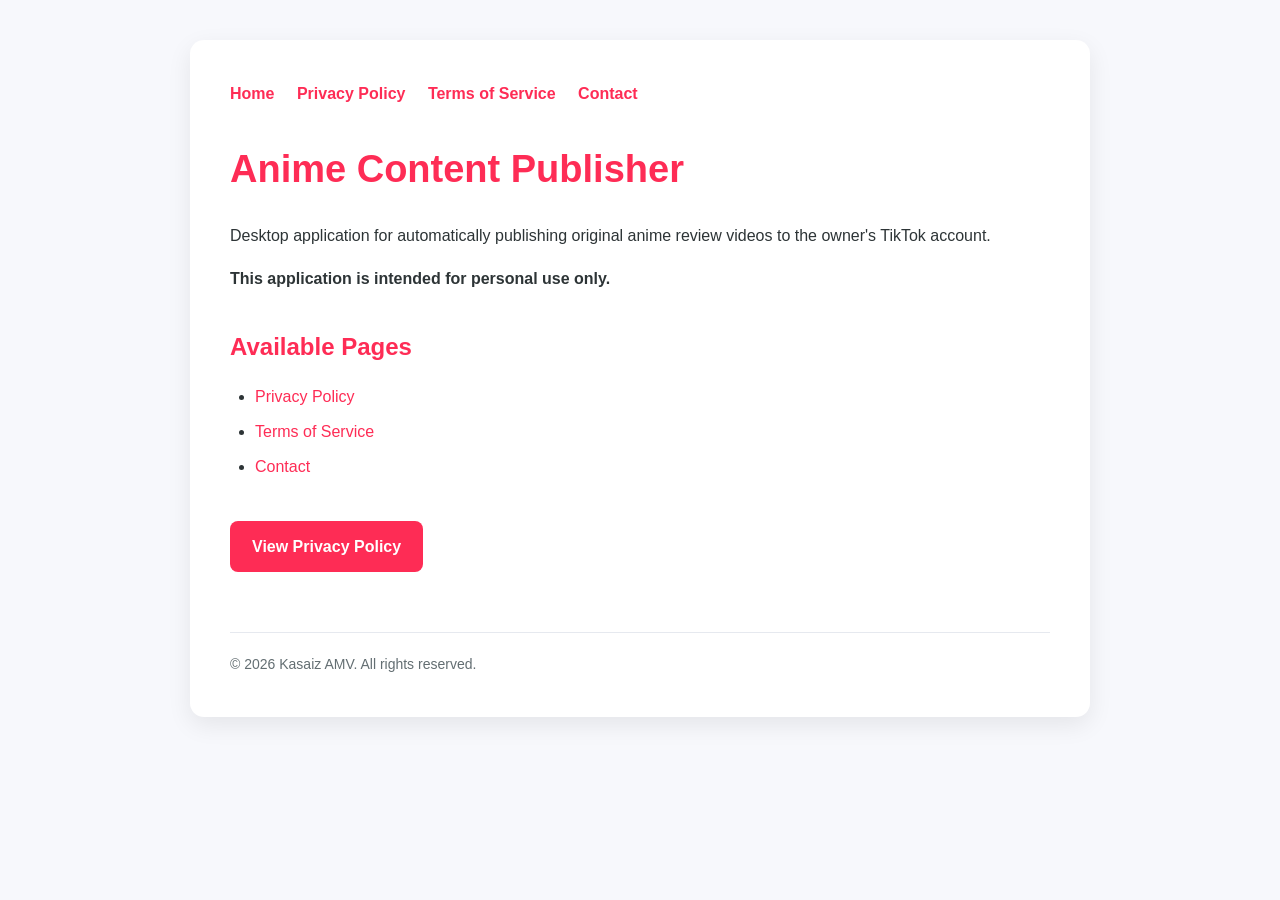
<file: index.html>
<!DOCTYPE html>
<html lang="en">
<head>
  <meta charset="UTF-8">
  <meta name="viewport" content="width=device-width, initial-scale=1.0">
  <title>Anime Content Publisher</title>
  <meta name="description" content="Desktop application for automatically publishing original anime review videos to the owner's TikTok account.">
  <link rel="stylesheet" href="style.css">
</head>
<body>
  <div class="container">
    <nav>
      <a href="index.html">Home</a>
      <a href="privacy.html">Privacy Policy</a>
      <a href="terms.html">Terms of Service</a>
      <a href="contact.html">Contact</a>
    </nav>

    <h1>Anime Content Publisher</h1>

    <p>
      Desktop application for automatically publishing original anime review
      videos to the owner's TikTok account.
    </p>

    <p>
      <strong>This application is intended for personal use only.</strong>
    </p>

    <h2>Available Pages</h2>
    <ul>
      <li><a href="privacy.html">Privacy Policy</a></li>
      <li><a href="terms.html">Terms of Service</a></li>
      <li><a href="contact.html">Contact</a></li>
    </ul>

    <a class="button" href="privacy.html">View Privacy Policy</a>

    <footer>
      &copy; 2026 Kasaiz AMV. All rights reserved.
    </footer>
  </div>
</body>
</html>
</file>
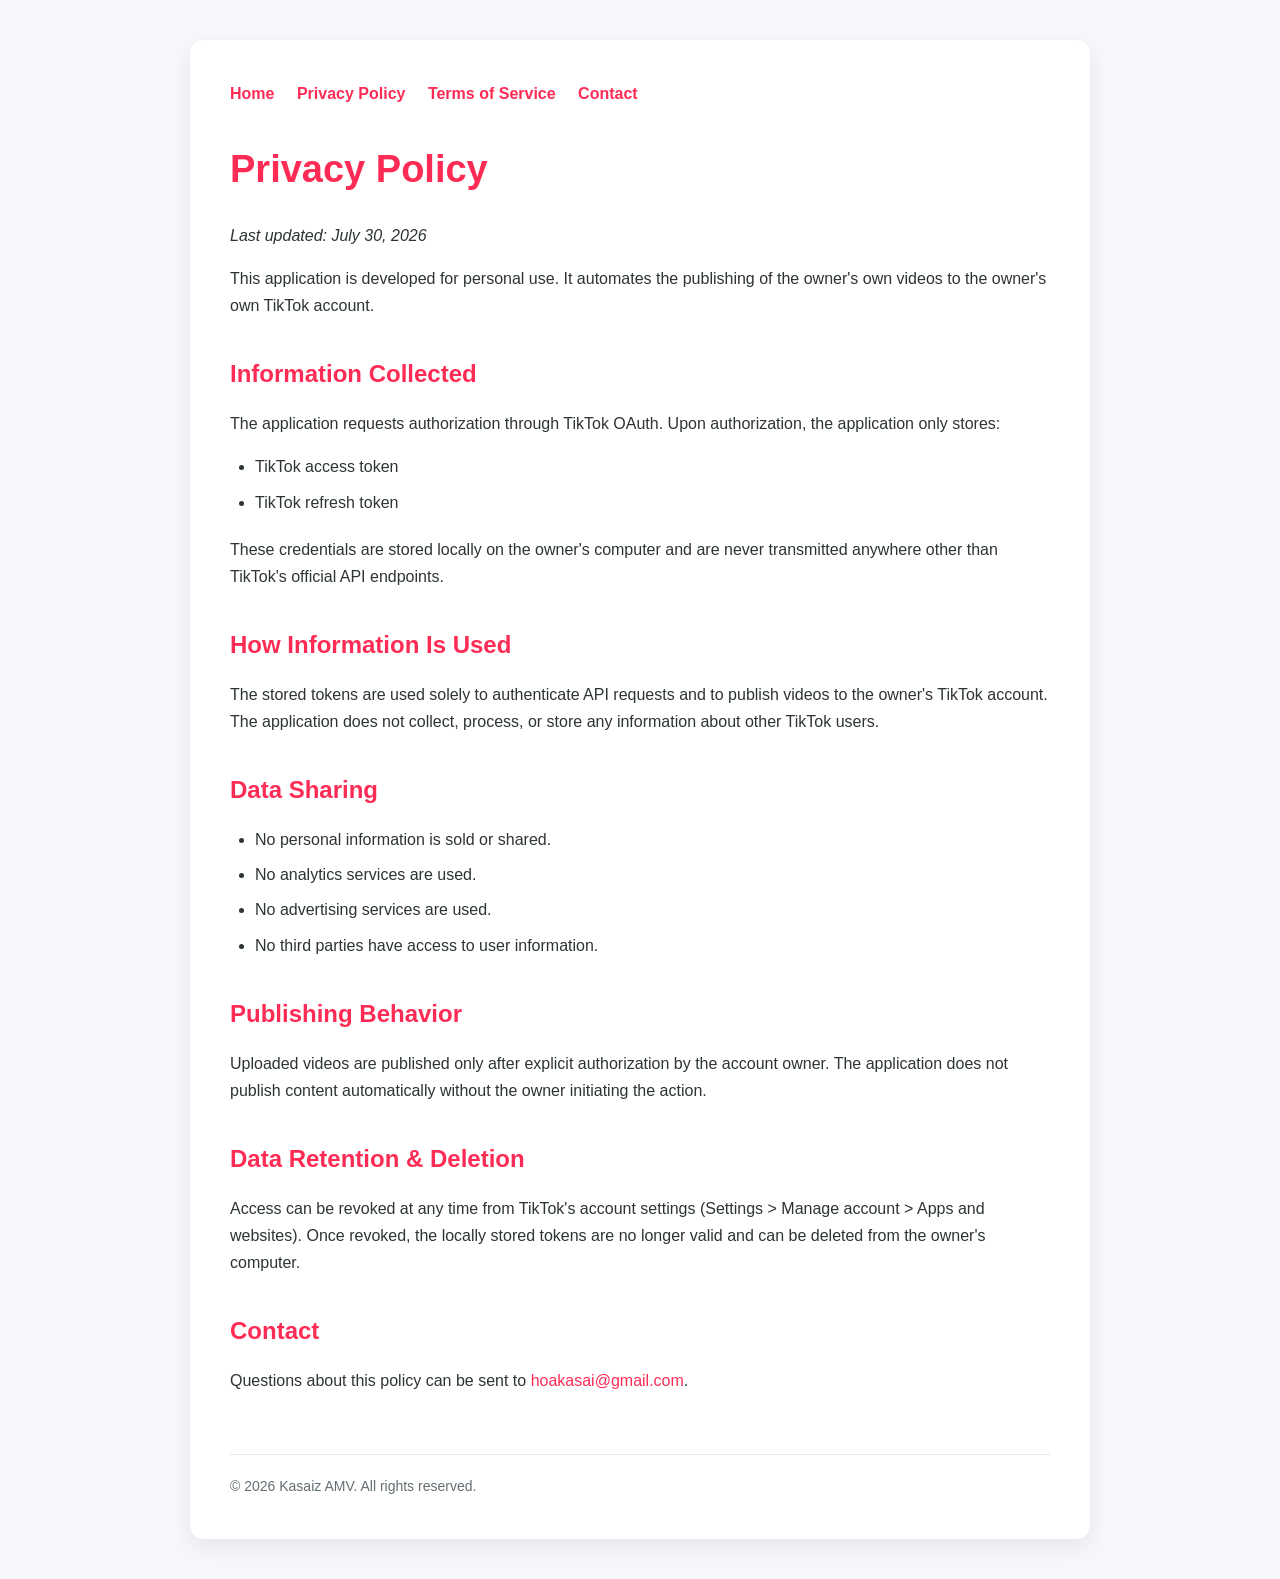
<file: privacy.html>
<!DOCTYPE html>
<html lang="en">
<head>
  <meta charset="UTF-8">
  <meta name="viewport" content="width=device-width, initial-scale=1.0">
  <title>Privacy Policy - Anime Content Publisher</title>
  <link rel="stylesheet" href="style.css">
</head>
<body>
  <div class="container">
    <nav>
      <a href="index.html">Home</a>
      <a href="privacy.html">Privacy Policy</a>
      <a href="terms.html">Terms of Service</a>
      <a href="contact.html">Contact</a>
    </nav>

    <h1>Privacy Policy</h1>
    <p><em>Last updated: July 30, 2026</em></p>

    <p>
      This application is developed for personal use. It automates the
      publishing of the owner's own videos to the owner's own TikTok account.
    </p>

    <h2>Information Collected</h2>
    <p>
      The application requests authorization through TikTok OAuth. Upon
      authorization, the application only stores:
    </p>
    <ul>
      <li>TikTok access token</li>
      <li>TikTok refresh token</li>
    </ul>
    <p>
      These credentials are stored locally on the owner's computer and are
      never transmitted anywhere other than TikTok's official API endpoints.
    </p>

    <h2>How Information Is Used</h2>
    <p>
      The stored tokens are used solely to authenticate API requests and to
      publish videos to the owner's TikTok account. The application does not
      collect, process, or store any information about other TikTok users.
    </p>

    <h2>Data Sharing</h2>
    <ul>
      <li>No personal information is sold or shared.</li>
      <li>No analytics services are used.</li>
      <li>No advertising services are used.</li>
      <li>No third parties have access to user information.</li>
    </ul>

    <h2>Publishing Behavior</h2>
    <p>
      Uploaded videos are published only after explicit authorization by the
      account owner. The application does not publish content automatically
      without the owner initiating the action.
    </p>

    <h2>Data Retention &amp; Deletion</h2>
    <p>
      Access can be revoked at any time from TikTok's account settings
      (Settings &gt; Manage account &gt; Apps and websites). Once revoked, the
      locally stored tokens are no longer valid and can be deleted from the
      owner's computer.
    </p>

    <h2>Contact</h2>
    <p>
      Questions about this policy can be sent to
      <a href="mailto:hoakasai@gmail.com">hoakasai@gmail.com</a>.
    </p>

    <footer>
      &copy; 2026 Kasaiz AMV. All rights reserved.
    </footer>
  </div>
</body>
</html>
</file>
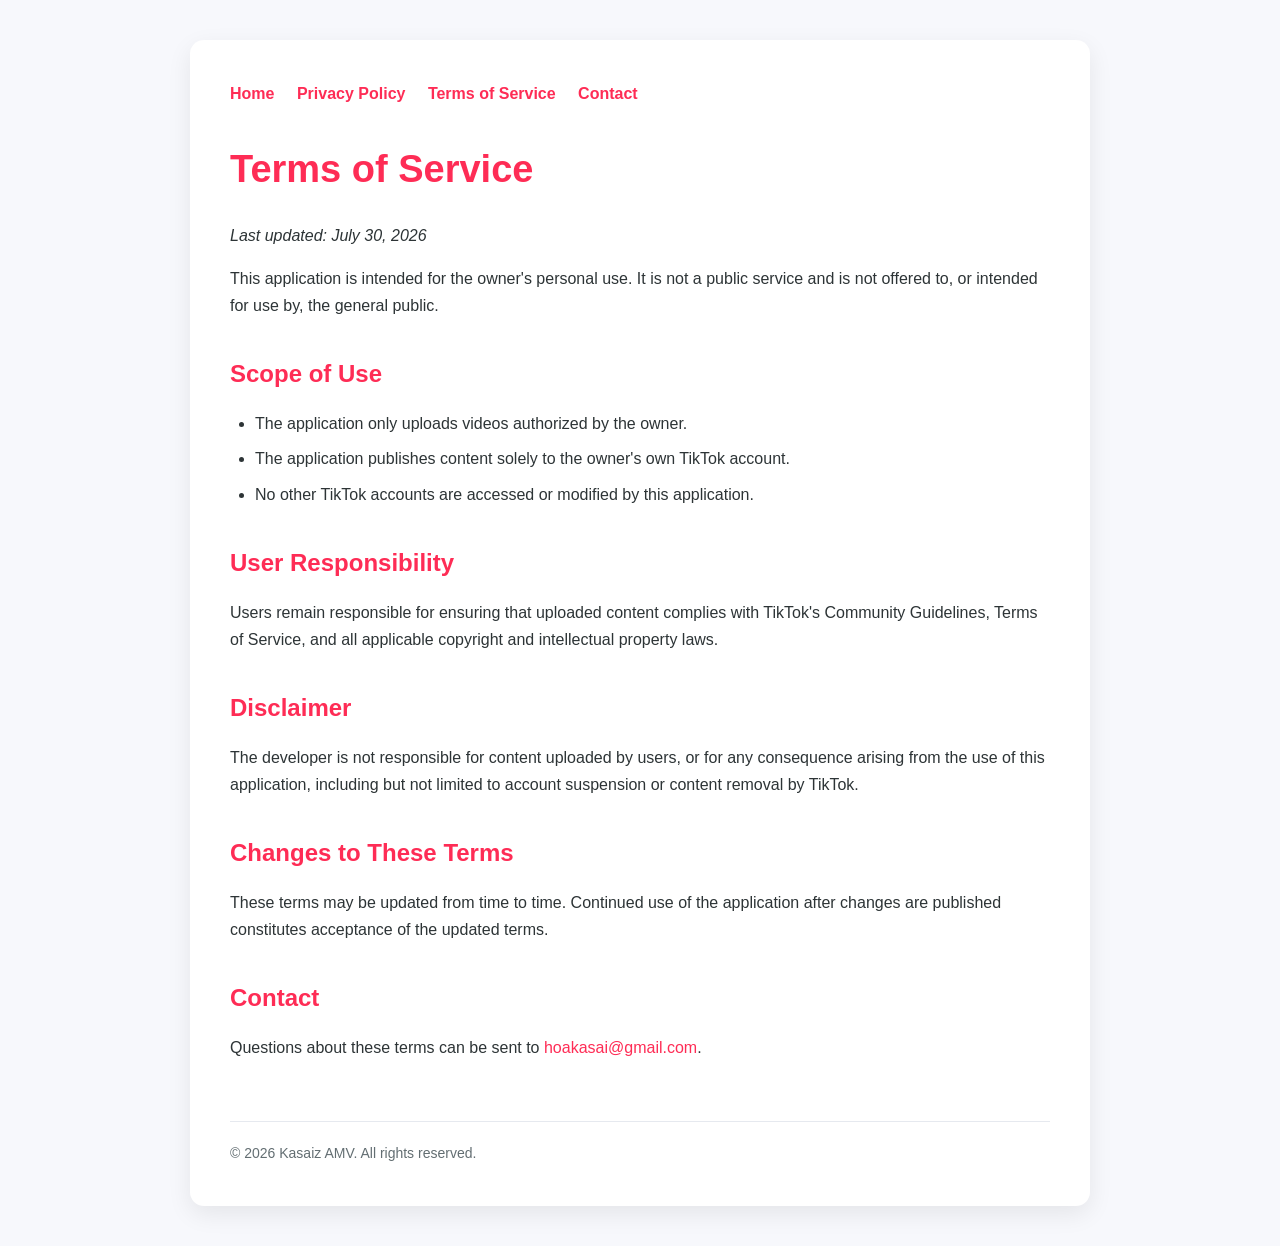
<file: terms.html>
<!DOCTYPE html>
<html lang="en">
<head>
  <meta charset="UTF-8">
  <meta name="viewport" content="width=device-width, initial-scale=1.0">
  <title>Terms of Service - Anime Content Publisher</title>
  <link rel="stylesheet" href="style.css">
</head>
<body>
  <div class="container">
    <nav>
      <a href="index.html">Home</a>
      <a href="privacy.html">Privacy Policy</a>
      <a href="terms.html">Terms of Service</a>
      <a href="contact.html">Contact</a>
    </nav>

    <h1>Terms of Service</h1>
    <p><em>Last updated: July 30, 2026</em></p>

    <p>
      This application is intended for the owner's personal use. It is not a
      public service and is not offered to, or intended for use by, the
      general public.
    </p>

    <h2>Scope of Use</h2>
    <ul>
      <li>The application only uploads videos authorized by the owner.</li>
      <li>The application publishes content solely to the owner's own TikTok account.</li>
      <li>No other TikTok accounts are accessed or modified by this application.</li>
    </ul>

    <h2>User Responsibility</h2>
    <p>
      Users remain responsible for ensuring that uploaded content complies
      with TikTok's Community Guidelines, Terms of Service, and all
      applicable copyright and intellectual property laws.
    </p>

    <h2>Disclaimer</h2>
    <p>
      The developer is not responsible for content uploaded by users, or for
      any consequence arising from the use of this application, including but
      not limited to account suspension or content removal by TikTok.
    </p>

    <h2>Changes to These Terms</h2>
    <p>
      These terms may be updated from time to time. Continued use of the
      application after changes are published constitutes acceptance of the
      updated terms.
    </p>

    <h2>Contact</h2>
    <p>
      Questions about these terms can be sent to
      <a href="mailto:hoakasai@gmail.com">hoakasai@gmail.com</a>.
    </p>

    <footer>
      &copy; 2026 Kasaiz AMV. All rights reserved.
    </footer>
  </div>
</body>
</html>
</file>
<file: style.css>
:root {

    --primary: #fe2c55;
    --secondary: #25f4ee;

    --text: #2d3436;
    --light: #636e72;

    --background: #f7f8fc;

    --card: #ffffff;

    --border: #e6e9ef;

    --shadow:
        0 8px 24px rgba(0,0,0,.08);

    --radius: 14px;
}

*{
    margin:0;
    padding:0;
    box-sizing:border-box;
}

body{

    font-family:

        "Segoe UI",
        Roboto,
        Arial,
        sans-serif;

    background:var(--background);

    color:var(--text);

    line-height:1.7;

    padding:40px;
}

.container{

    max-width:900px;

    margin:auto;

    background:var(--card);

    padding:40px;

    border-radius:var(--radius);

    box-shadow:var(--shadow);
}

h1{

    color:var(--primary);

    margin-bottom:20px;

    font-size:38px;
}

h2{

    margin-top:35px;

    margin-bottom:15px;

    color:var(--primary);
}

h3{

    margin-top:25px;

    margin-bottom:10px;
}

p{

    margin-bottom:16px;
}

ul{

    margin-left:25px;

    margin-bottom:20px;
}

li{

    margin-bottom:8px;
}

a{

    color:var(--primary);

    text-decoration:none;

    transition:.2s;
}

a:hover{

    color:#d81b46;
}

nav{

    margin-bottom:30px;
}

nav a{

    margin-right:18px;

    font-weight:600;
}

footer{

    margin-top:60px;

    padding-top:20px;

    border-top:1px solid var(--border);

    color:var(--light);

    font-size:14px;
}

code{

    background:#f2f2f2;

    padding:3px 6px;

    border-radius:5px;
}

pre{

    overflow:auto;

    background:#1e1e1e;

    color:#fff;

    padding:18px;

    border-radius:10px;

    margin:20px 0;
}

table{

    width:100%;

    border-collapse:collapse;

    margin:20px 0;
}

th,td{

    border:1px solid var(--border);

    padding:12px;

    text-align:left;
}

th{

    background:#fafafa;
}

.button{

    display:inline-block;

    margin-top:20px;

    padding:12px 22px;

    background:var(--primary);

    color:white;

    border-radius:8px;

    font-weight:600;
}

.button:hover{

    background:#d81b46;

    color:white;
}

@media(max-width:768px){

    body{

        padding:20px;
    }

    .container{

        padding:24px;
    }

    h1{

        font-size:30px;
    }
}
</file>
